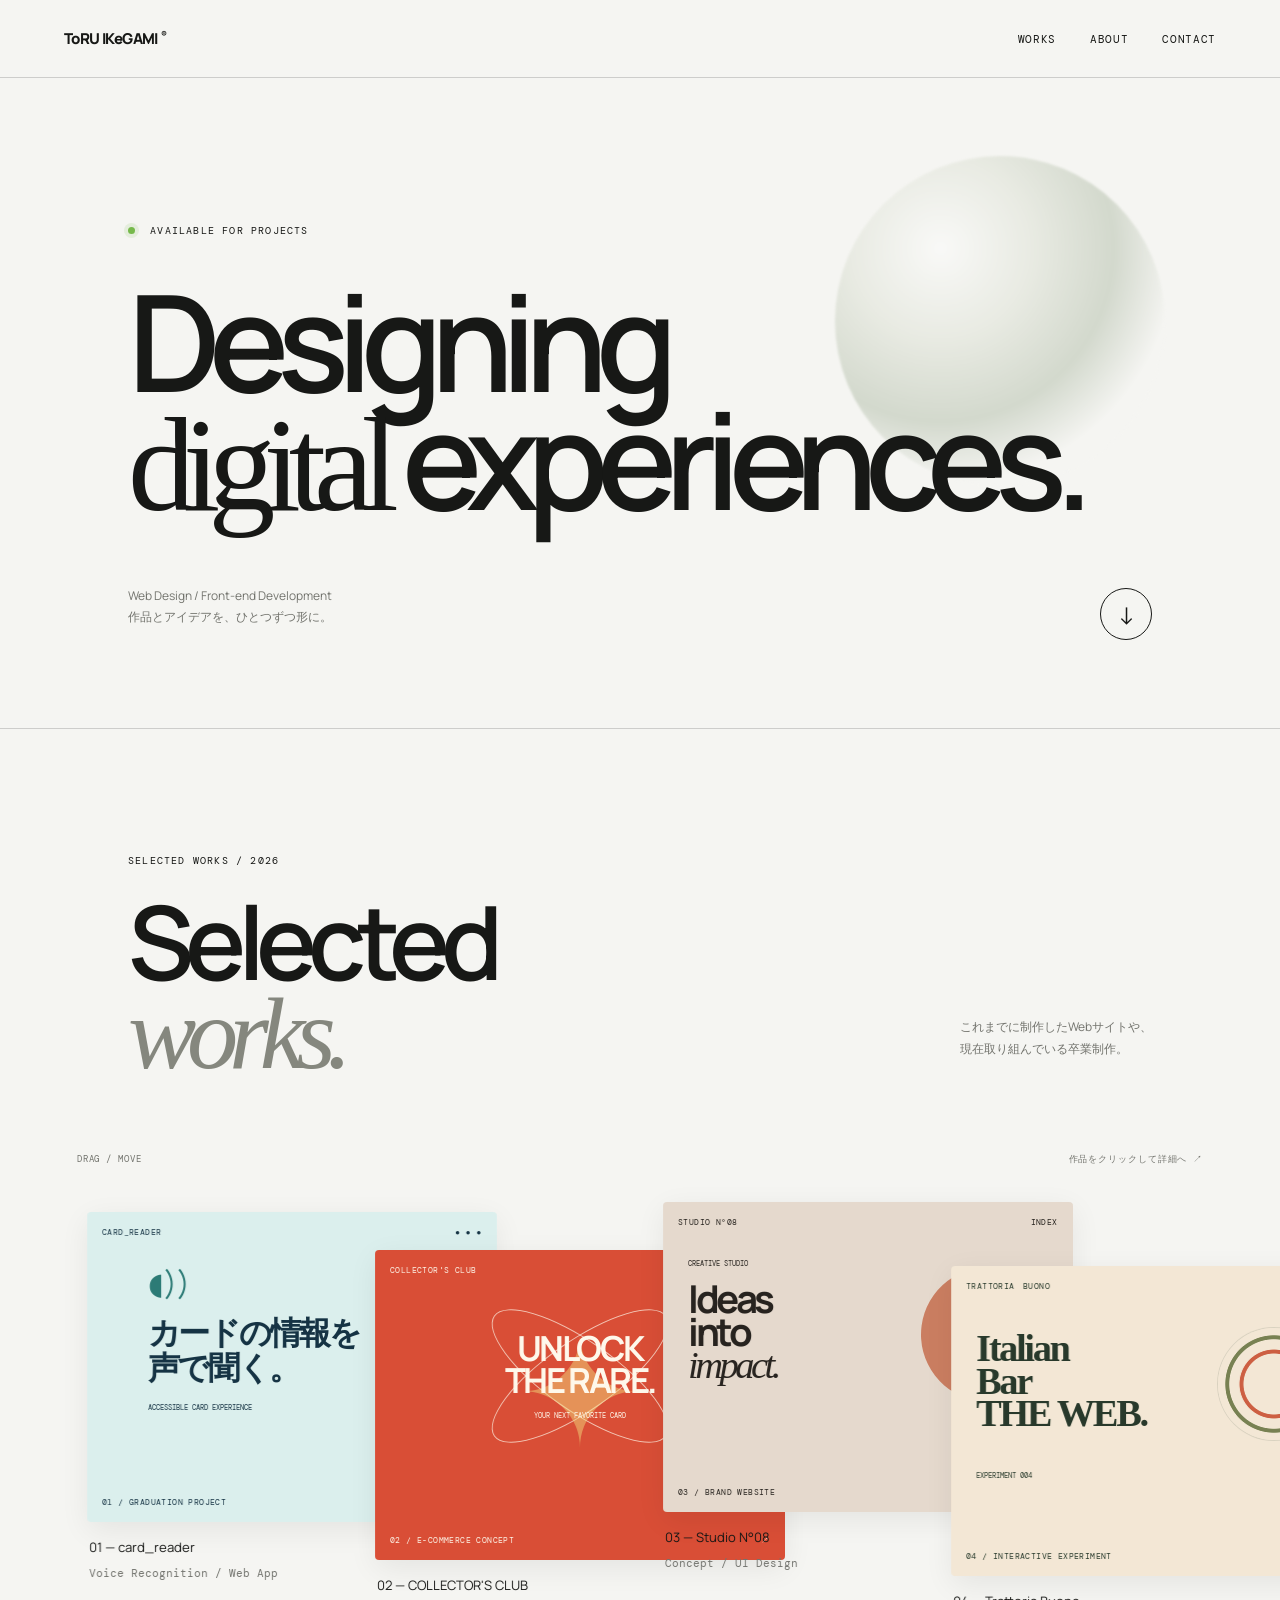
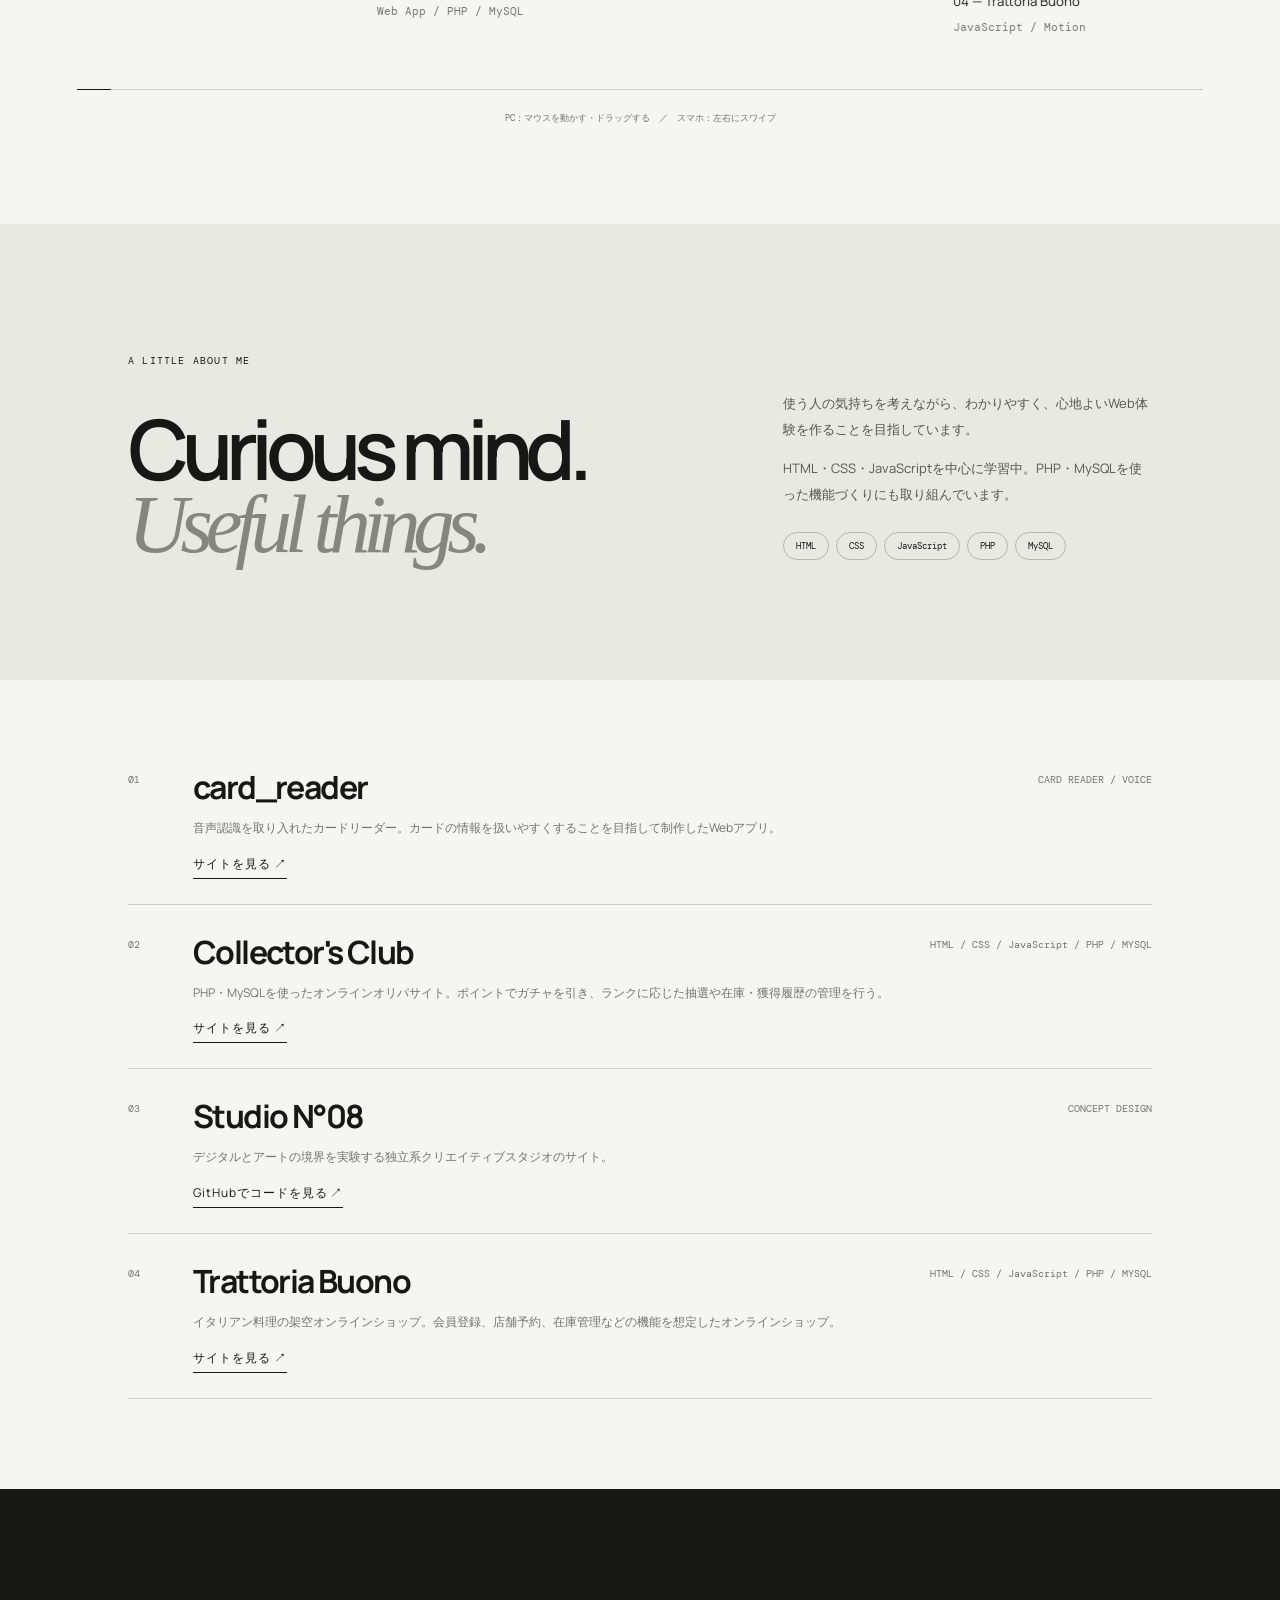
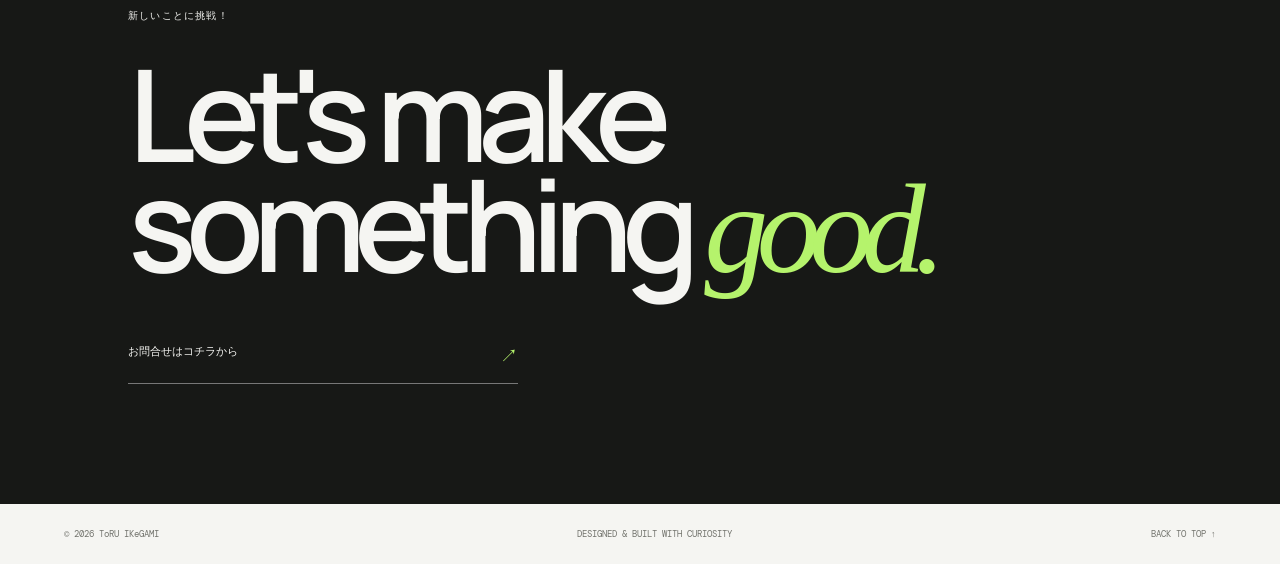
<file: index.html>
<!DOCTYPE html>
<html lang="ja">
<head>
  <meta charset="UTF-8">
  <meta name="viewport" content="width=device-width, initial-scale=1.0">
  <meta name="theme-color" content="#f5f5f2">
  <meta name="description" content="Webサイト制作・卒業制作を紹介するポートフォリオです。">
  <title>Portfolio — Creative Developer</title>
  <link rel="stylesheet" href="css/style.css">
  <script src="script.js" defer></script>
</head>
<body>
  <header class="site-header">
    <a class="brand" href="#top" aria-label="トップへ">ToRU IKeGAMI<span>®</span></a>
    <nav class="nav" aria-label="メインナビゲーション">
      <a href="#works">WORKS</a>
      <a href="#about">ABOUT</a>
      <a href="contact.html">CONTACT</a>
    </nav>
    <button class="menu-toggle" type="button" aria-label="メニューを開く" aria-expanded="false">MENU <span>＋</span></button>
  </header>

  <main id="top">
    <section class="hero" aria-labelledby="hero-title">
      <p class="eyebrow"><span class="status-dot"></span> AVAILABLE FOR PROJECTS</p>
      <h1 id="hero-title">Designing<br><span>digital</span> experiences.</h1>
      <div class="hero-bottom">
        <p>Web Design / Front-end Development<br>作品とアイデアを、ひとつずつ形に。</p>
        <a class="round-link" href="#works" aria-label="作品を見る">↓</a>
      </div>
      <div class="hero-orb" aria-hidden="true"></div>
    </section>

    <section class="works-section" id="works">
      <div class="section-heading">
        <div><p class="eyebrow">SELECTED WORKS / 2026</p><h2>Selected<br><em>works.</em></h2></div>
        <p class="section-note">これまでに制作したWebサイトや、<br>現在取り組んでいる卒業制作。</p>
      </div>

      <div class="gallery-wrap" id="galleryWrap">
        <div class="gallery-hint"><span>DRAG / MOVE</span><span>作品をクリックして詳細へ ↗</span></div>
        <div class="gallery" id="gallery" aria-label="制作実績ギャラリー">
          <a class="project project--one" href="#project-voice" data-depth="0.12">
            <div class="project-image image-voice">
              <div class="mock-top"><span>CARD_READER</span><span>● ● ●</span></div>
              <div class="voice-visual"><span class="sound-icon">◖))</span><strong>カードの情報を<br>声で聞く。</strong><small>ACCESSIBLE CARD EXPERIENCE</small></div>
              <div class="mock-footer"><span>01 / GRADUATION PROJECT</span><span>↗</span></div>
            </div>
            <div class="project-caption"><span>01 — card_reader</span><span>Voice Recognition / Web App</span></div>
          </a>

          <a class="project project--two" href="#project-oripa" data-depth="0.07">
            <div class="project-image image-oripa">
              <div class="mock-top"><span>COLLECTOR'S CLUB</span><span>MENU ☰</span></div>
              <div class="oripa-art"><span class="orbit orbit-a"></span><span class="orbit orbit-b"></span><span class="gem">✦</span><b>UNLOCK<br>THE RARE.</b><small>YOUR NEXT FAVORITE CARD</small></div>
              <div class="mock-footer"><span>02 / E-COMMERCE CONCEPT</span><span>↗</span></div>
            </div>
            <div class="project-caption"><span>02 — COLLECTOR'S CLUB</span><span>Web App / PHP / MySQL</span></div>
          </a>
          
          <a class="project project--three" href="#project-portfolio" data-depth="0.04">
            <div class="project-image image-studio">
              <div class="mock-top"><span>STUDIO N°08</span><span>INDEX</span></div>
              <div class="studio-art"><small>CREATIVE STUDIO</small><strong>Ideas<br>into<br><i>impact.</i></strong><span class="studio-shape"></span></div>
              <div class="mock-footer"><span>03 / BRAND WEBSITE</span><span>↗</span></div>
            </div>
            <div class="project-caption"><span>03 — Studio N°08</span><span>Concept / UI Design</span></div>
          </a>

          <a class="project project--four" href="#project-lab" data-depth="0.09">
            <div class="project-image image-lab">
              <div class="mock-top"><span>TRATTORIA　BUONO</span><span>2026</span></div>
              <div class="lab-art"><span class="lab-circle"></span><strong>Italian<br>Bar<br>THE WEB.</strong><small>EXPERIMENT 004</small></div>
              <div class="mock-footer"><span>04 / INTERACTIVE EXPERIMENT</span><span>↗</span></div>
            </div>
            <div class="project-caption"><span>04 — Trattoria Buono</span><span>JavaScript / Motion</span></div>
          </a></div>
        <div class="gallery-progress"><span id="progressBar"></span></div>
      </div>
      <p class="drag-note">PC：マウスを動かす・ドラッグする　／　スマホ：左右にスワイプ</p>
    </section>

    <section class="about-section" id="about">
      <p class="eyebrow">A LITTLE ABOUT ME</p>
      <div class="about-grid">
        <h2>Curious mind.<br><em>Useful things.</em></h2>
        <div class="about-copy">
          <p>使う人の気持ちを考えながら、わかりやすく、心地よいWeb体験を作ることを目指しています。</p>
          <p>HTML・CSS・JavaScriptを中心に学習中。PHP・MySQLを使った機能づくりにも取り組んでいます。</p>
          <div class="skills"><span>HTML</span><span>CSS</span><span>JavaScript</span><span>PHP</span><span>MySQL</span></div>
        </div>
      </div>
    </section>


    <section class="project-details" aria-label="作品詳細">

      <article class="detail-row" id="project-voice">
        <span>01</span>
        <div class="detail-info">
          <h3>card_reader</h3>
          <p>音声認識を取り入れたカードリーダー。カードの情報を扱いやすくすることを目指して制作したWebアプリ。</p>
          <a href="https://ikegami.site.je"
             class="detail-link"
             target="_blank"
             rel="noopener noreferrer">
            サイトを見る ↗
          </a>
        </div>
        <span class="detail-type">CARD READER / VOICE</span>
      </article>

      <article class="detail-row" id="project-oripa">
        <span>02</span>
        <div class="detail-info">
          <h3>Collector's Club</h3>
          <p>PHP・MySQLを使ったオンラインオリパサイト。ポイントでガチャを引き、ランクに応じた抽選や在庫・獲得履歴の管理を行う。</p>
          <a href="https://collectors-club.onrender.com/"
             class="detail-link"
             target="_blank"
             rel="noopener noreferrer">
            サイトを見る ↗
          </a>
        </div>
        <span class="detail-type">HTML / CSS / JavaScript / PHP / MYSQL</span>
      </article>

      <article class="detail-row" id="project-portfolio">
        <span>03</span>
        <div class="detail-info">
          <h3>Studio N°08</h3>
          <p>デジタルとアートの境界を実験する独立系クリエイティブスタジオのサイト。</p>

            <a href="https://wanderer0207.github.io/studio-no08/"
             class="detail-link"
             target="_blank"
             rel="noopener noreferrer">
            GitHubでコードを見る ↗
          </a>

        </div>
        <span class="detail-type">CONCEPT DESIGN</span>
      </article>

      <article class="detail-row" id="project-lab">
        <span>04</span>
        <div class="detail-info">
          <h3>Trattoria Buono</h3>
          <p>イタリアン料理の架空オンラインショップ。会員登録、店舗予約、在庫管理などの機能を想定したオンラインショップ。</p>
          <a href="https://www.linktolink.org/webom5/web_ouyou01/"
             class="detail-link"
             target="_blank"
             rel="noopener noreferrer">
            サイトを見る ↗
          </a>
        </div>
        <span class="detail-type">HTML / CSS / JavaScript / PHP / MYSQL</span>
      </article>

    </section>


    <section class="contact-section" id="contact">
      <p class="eyebrow">新しいことに挑戦！</p>
      <h2>Let's make<br>something <em>good.</em></h2>
      <a class="contact-link" href="mailto:wanderer0207@gmail.com">お問合せはコチラから <span>↗</span></a>
    </section>
  </main>

  <footer class="site-footer"><span>© 2026 ToRU IKeGAMI</span><span>DESIGNED & BUILT WITH CURIOSITY</span><a href="#top">BACK TO TOP ↑</a></footer>
</body>
</html>
</file>
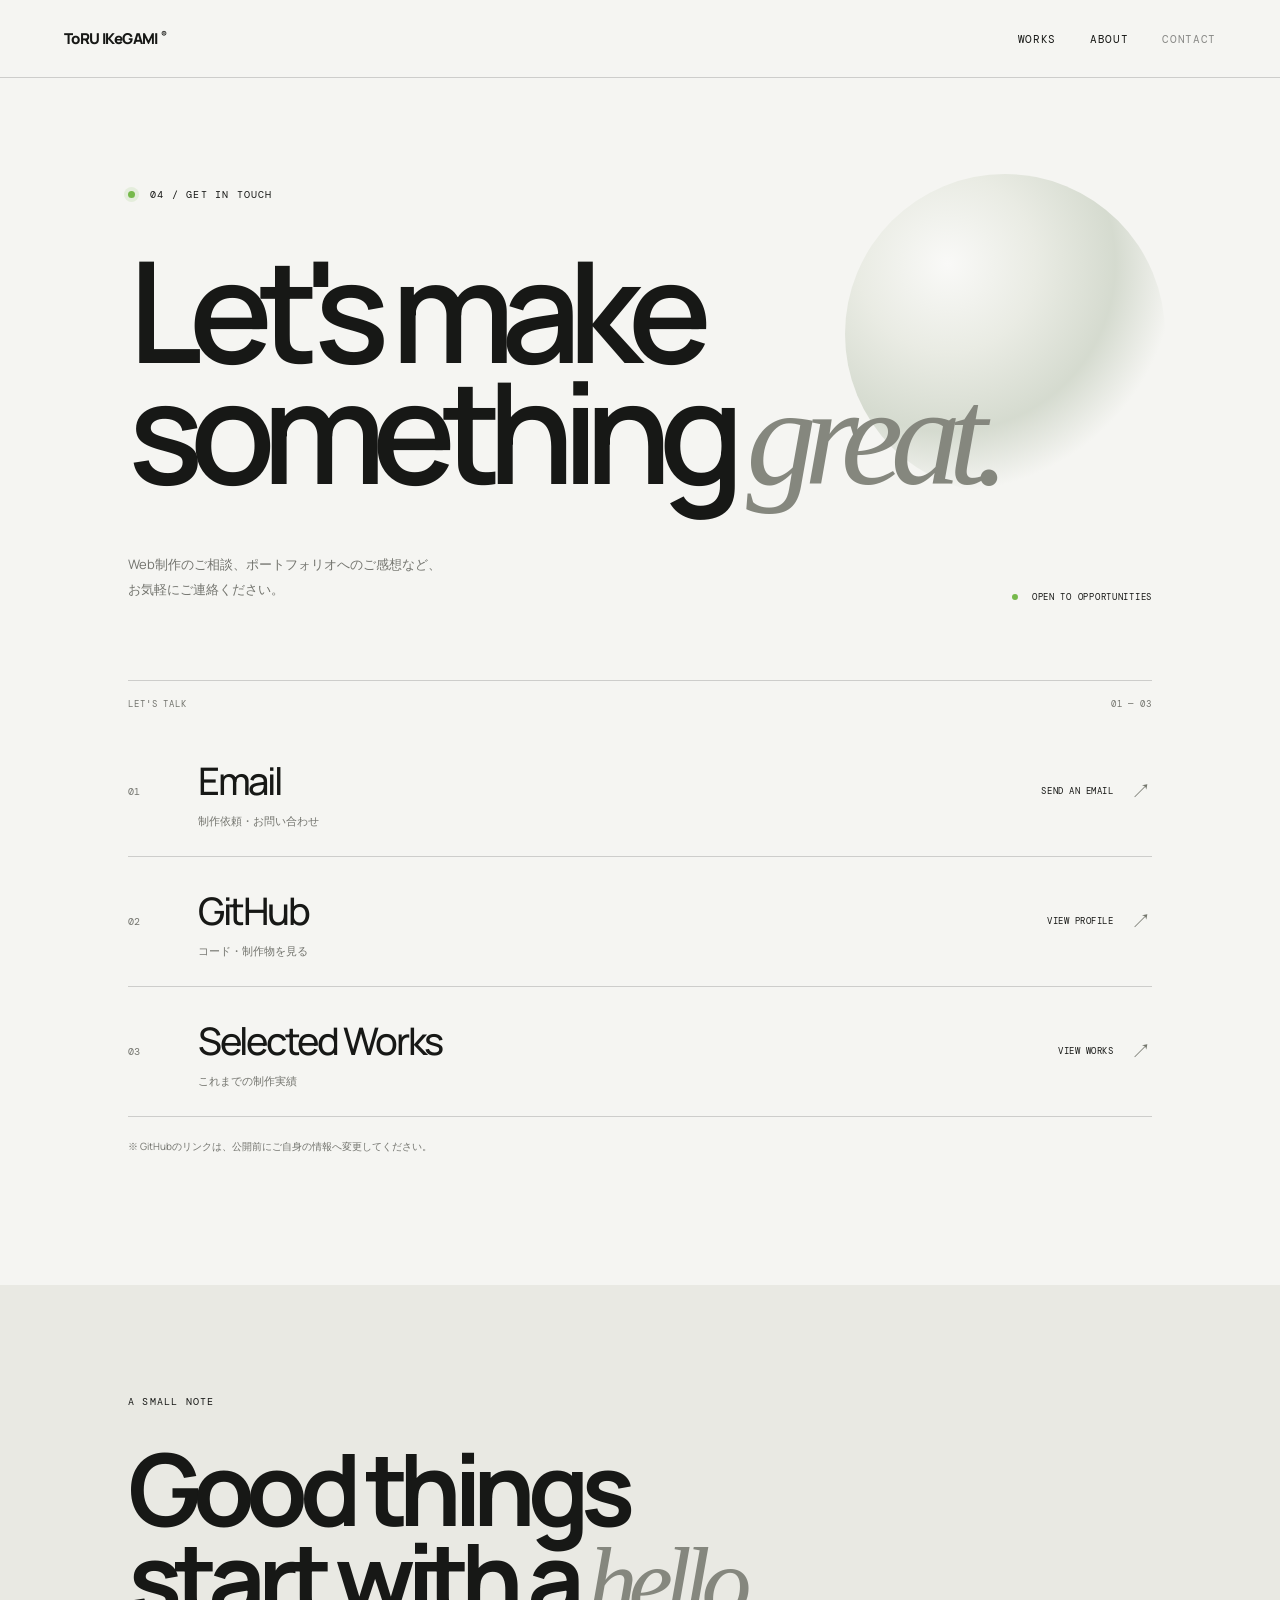
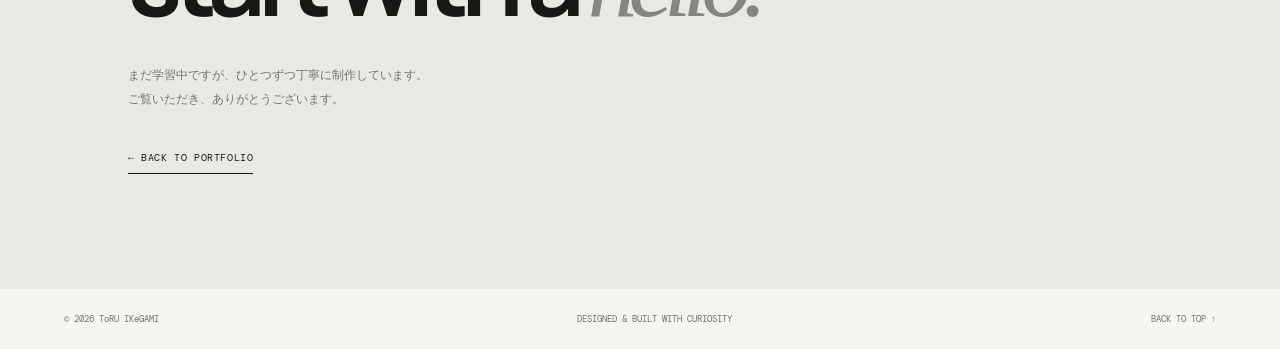
<file: contact.html>
<!DOCTYPE html>

<html lang="ja">
    
    <head>
        <meta charset="UTF-8">
        <meta name="viewport" content="width=device-width, initial-scale=1">
        <meta name="theme-color" content="#f5f5f2">
        
        <title>Contact — ToRU IKeGAMI</title>
        
        <link rel="stylesheet" href="css/contact.css">
        <script src="contact.js" defer></script>
    
    </head>
    
<body>
    
<header class="site-header">
    <a class="brand" href="index.html">ToRU IKeGAMI<span>®</span></a>
    
    <nav class="nav" id="siteNav">
        <a href="index.html#works">WORKS</a>
        <a href="index.html#about">ABOUT</a>
        <a class="active" href="contact.html" aria-current="page">CONTACT</a>
    </nav>
    
    <button class="menu-toggle" aria-controls="siteNav" aria-expanded="false">MENU ＋</button>
    
</header>
    
    
<main id="top">
    
    <section class="contact-hero">
        
        <p class="eyebrow"><span class="dot"></span> 04 / GET IN TOUCH</p>
        
        <h1>Let's make<br>something <em>great.</em></h1>
        
        <div class="intro-row">
            <p class="intro">Web制作のご相談、ポートフォリオへのご感想など、<br>
                お気軽にご連絡ください。</p>
            
            <span class="availability"><i></i> OPEN TO OPPORTUNITIES</span>
        
        </div>
        
        <div class="decorative-orb" aria-hidden="true"></div>
    
    </section>
    
    
    <section class="contact-content">
        <div class="section-label">
            <span>LET'S TALK</span>
            <span>01 — 03</span>
        </div>
        
        <a class="contact-option" href="mailto:wanderer0207@gmail.com">
            
            <span class="option-number">01</span>
            
            <span class="option-main">
                <strong>Email</strong>
                <small>制作依頼・お問い合わせ</small>
            </span>
            
            <span class="option-action">SEND AN EMAIL <b>↗</b></span>   
        </a>
        
        
        <a class="contact-option" href="https://github.com/" target="_blank" rel="noopener noreferrer">
            
            <span class="option-number">02</span>
            
            <span class="option-main">
                <strong>GitHub</strong>
                <small>コード・制作物を見る</small>
            </span>
            
            <span class="option-action">VIEW PROFILE <b>↗</b></span>
        </a>

        
        <a class="contact-option" href="index.html#works">
            
            <span class="option-number">03</span>
            <span class="option-main">
                <strong>Selected Works</strong>
                <small>これまでの制作実績</small>
            </span>
            
            <span class="option-action">VIEW WORKS <b>↗</b></span>
        </a>
        
        
    
        <p class="small-note">※ GitHubのリンクは、公開前にご自身の情報へ変更してください。</p>
    
    </section>
    

    
    <section class="message-section">
        <p class="eyebrow">A SMALL NOTE</p>
        
        <h2>Good things<br>
            start with a <em>hello.</em></h2>
        
        <p>まだ学習中ですが、ひとつずつ丁寧に制作しています。<br>
            ご覧いただき、ありがとうございます。</p>
        
        <a class="back-link" href="index.html">← BACK TO PORTFOLIO</a>
    
    </section>
    
    
</main>
    
    <footer class="site-footer">
        <span>© 2026 ToRU IKeGAMI</span>
        
        <span>DESIGNED & BUILT WITH CURIOSITY</span>
        <a href="#top" id="backToTop">BACK TO TOP ↑</a>
    </footer>
</body>

</html>
</file>
<file: css/style.css>
@import url('https://fonts.googleapis.com/css2?family=DM+Mono:wght@400;500&family=Manrope:wght@400;500;600;700;800&display=swap');

:root {
  --paper: #f5f5f2;
  --ink: #171816;
  --muted: #73746e;
  --line: rgba(23, 24, 22, .18);
  --accent: #b5f36c;
}
* { box-sizing: border-box; }

html {
  scroll-behavior: smooth;
  scroll-padding-top: 80px;
}

body {
  margin: 0;
  background: var(--paper);
  color: var(--ink);
  font-family: 'Manrope', 'Helvetica Neue', Arial, sans-serif;
  overflow-x: hidden;
}

a { 
  color: inherit;
  text-decoration: none;
}

button { 
  font: inherit;
}

.site-header {
  height: 78px; 
  padding: 0 5vw;
  display: flex;
  align-items: center;
  justify-content: space-between;
  border-bottom: 1px solid var(--line);
  position: relative; 
  z-index: 20;
}

.brand {
  font-size: 15px;
  font-weight: 800;
  letter-spacing: -.04em;
}

.brand span { 
  font-size: 9px;
  vertical-align: top;
  margin-left: 3px;
}


.nav { 
  display: flex;
  gap: 34px; 
}

.nav a, .menu-toggle {
  font: 11px 'DM Mono', monospace;
  letter-spacing: .06em; 
}

.nav a { 
  transition: opacity .2s;
}

.nav a:hover {
  opacity: .5;
}

.menu-toggle {
  display: none;
  border: 0;
  background: transparent;
}

.hero { 
  min-height: 650px;
  padding: 100px 10vw 52px;
  position: relative;
  overflow: hidden;
  display: flex;
  flex-direction: column;
  justify-content: center;
}

.eyebrow {
  font: 10px 'DM Mono', monospace;
  letter-spacing: .12em;
  text-transform: uppercase;
}

.status-dot {
  display: inline-block;
  width: 7px;
  height: 7px;
  background: #76b94b;
  border-radius: 50%;
  margin-right: 8px;
  box-shadow: 0 0 0 4px rgba(118,185,75,.13);
}

.hero h1 { 
  position: relative;
  z-index: 2;
  font-size: clamp(58px, 10.5vw, 150px);
  line-height: .88;
  letter-spacing: -.09em;
  margin: 35px 0 48px;
  font-weight: 600;
}

h1 span, h2 em {
  font-family: Georgia, serif;
  font-weight: 400;
  letter-spacing: -.09em;
}

.hero-bottom {
  display: flex;
  justify-content: space-between;
  align-items: end;
  position: relative;
  z-index: 2;
}

.hero-bottom p {
  font-size: 12px;
  line-height: 1.8;
  color: var(--muted);
}

.round-link { 
  width: 52px;
  height: 52px;
  border: 1px solid var(--ink);
  border-radius: 50%;
  display: grid;
  place-items: center;
  font-size: 24px;
  transition: background .25s, color .25s, transform .25s;
}

.round-link:hover {
  background: var(--ink);
  color: white;
  transform: translateY(4px);
}

.hero-orb {
  position: absolute;
  width: 330px;
  height: 330px;
  right: 9%;
  top: 12%;
  border-radius: 50%;
  background: radial-gradient(circle at 32% 28%, #fff 0, #d8ddce 28%, #a5b39b 53%, #f5f5f2 72%);
  filter: blur(1px);
  opacity: .42;
  animation: orbFloat 9s ease-in-out infinite;
}

@keyframes orbFloat {0%,100% { transform: translate(0,0) rotate(0); }
  50% { transform: translate(-20px,18px) rotate(8deg); }
}

.works-section {
  padding: 115px 0 90px;
  border-top: 1px solid var(--line);
}


.section-heading {
  padding: 0 10vw;
  display: flex;
  justify-content: space-between;
  align-items: end;
}

.section-heading h2, .about-grid h2, .contact-section h2 { 
  font-size: clamp(56px, 8vw, 110px);
  letter-spacing: -.085em;
  line-height: .86;
  font-weight: 600;
  margin: 30px 0 0;
}


.section-heading h2 em, .about-grid h2 em, .contact-section h2 em {
  color: #85877e;
}


.section-note {
  color: var(--muted);
  font-size: 12px;
  line-height: 1.9;
  padding-bottom: 5px;
}


.gallery-wrap {
  margin-top: 75px;
  padding: 0 5vw;
  perspective: 1300px;
  overflow: hidden;
  cursor: grab;
  touch-action: pan-y;
}


.gallery-wrap.is-dragging {
  cursor: grabbing;
}

.gallery-hint { 
  display: flex;
  justify-content: space-between;
  font: 9px 'DM Mono', monospace;
  letter-spacing: .1em;
  color: var(--muted);
  margin: 0 1vw 18px;
}

.gallery {
  height: 440px;
  position: relative;
  transform-style: preserve-3d;
  will-change: transform;
}


.project {
  position: absolute;
  top: 28px;
  width: clamp(220px, 27vw, 370px);
  display: block;
  transform-style: preserve-3d;
  transition: filter .25s;
  will-change: transform;
}


.project:hover {
  z-index: 10;
  filter: drop-shadow(0 20px 24px rgba(0,0,0,.12));
}

.project--one {
  left: 2%;
}

.project--two {
  left: 27%; 
  top: 66px;
}


.project--three {
  left: 52%;
  top: 18px;
}


.project--four { 
  left: 77%;
  top: 82px;
}


.project-image { 
  height: 270px;
  border-radius: 4px;
  overflow: hidden;
  position: relative;
  padding: 15px;
  box-shadow: 0 8px 30px rgba(0,0,0,.07);
}


.project-cover { 
  position: absolute;
  inset: 0;
  width: 100%;
  height: 100%;
  object-fit: cover;
}


.project-image:has(.project-cover)::after {
  position: absolute;
  inset: 0;
  z-index: 1;
  content: "";
  background: linear-gradient(180deg, rgba(0,0,0,.52), transparent 28%, transparent 72%, rgba(0,0,0,.68));
  pointer-events: none;
}

.image-voice .project-cover {
  display: none;
}

.image-voice:has(.project-cover)::after {
  display: none;
}

.image-voice .voice-visual,
.image-oripa .oripa-art {
  display: flex;
}


.mock-top, .mock-footer {
  display: flex;
  justify-content: space-between;
  font: 8px 'DM Mono', monospace;
  letter-spacing: .05em;
  position: relative;
  z-index: 2;
}

.mock-footer {
  position: absolute;
  bottom: 14px;
  left: 15px;
  right: 15px;
}


.image-voice {
  background: #d9f0ed;
  color: #123447;
}


.voice-visual {
  height: 200px;
  display: flex;
  flex-direction: column;
  justify-content: center;
  align-items: flex-start;
  padding-left: 12%;
  position: relative;
}

.voice-visual strong {
  font-size: clamp(22px, 2.5vw, 34px);
  line-height: 1.08;
  letter-spacing: -.07em;
}

.voice-visual small {
  font: 7px 'DM Mono', monospace;
  margin-top: 18px;
}


.sound-icon {
  font-size: 30px;
  color: #247d78;
  margin-bottom: 12px;
}

.image-oripa {
  background: #e84a2f;
  color: #fff8e9;
}

.oripa-art { 
  height: 200px;
  position: relative;
  display: flex;
  flex-direction: column;
  justify-content: center;
  align-items: center;
  overflow: hidden;
}

.oripa-art b {
  z-index: 2;
  text-align: center;
  font-size: clamp(24px, 2.7vw, 38px);
  line-height: .9; 
  letter-spacing: -.07em;
}

.oripa-art small {
  z-index: 2; 
  font: 7px 'DM Mono', monospace; 
  margin-top: 16px; 
}

.gem { 
  position: absolute; 
  color: #f5d66e; 
  font-size: 150px;
  opacity: .5; 
  top: 10px; 
}

.orbit { 
  position: absolute;
  border: 1px solid rgba(255,248,233,.7); 
  border-radius: 50%;
  width: 210px; 
  height: 70px; 
  transform: rotate(-35deg); 
}

.orbit-b {
  transform: rotate(35deg); 
}

.image-studio {
  background: #e6d9cb;
  color: #28231e;
}

.studio-art { 
  height: 200px; 
  padding: 22px 10px;
  position: relative; 
}

.studio-art small { 
  font: 7px 'DM Mono', monospace; 
}

.studio-art strong { 
  display: block; 
  font-size: clamp(29px, 3vw, 42px); 
  line-height: .85; 
  letter-spacing: -.09em; 
  margin-top: 12px;
  position: relative; 
  z-index: 2;
}

.studio-art i { 
  font-family: Georgia, serif; 
  font-weight: 400;
}

.studio-shape {
  position: absolute; 
  width: 135px;
  height: 135px;
  border-radius: 50% 50% 8% 50%; 
  background: #d16d48; 
  right: 2px; 
  top: 40px; 
  transform: rotate(30deg);
  opacity: .85; 
}


.image-lab {
  background: #f4e7d2;
  color: #263a2a;
}


.lab-art {
  height: 200px;
  padding: 22px 10px; 
  position: relative;

}


.lab-art strong {
  font-size: clamp(26px, 3vw, 40px);
  line-height: .85; 
  letter-spacing: -.08em; 
  position: relative;
  z-index: 2;
  display: block;
  margin-top: 18px;

}


.lab-art small { 
  font: 7px 'DM Mono', monospace;
  position: absolute;
  bottom: 12px;

}


.lab-circle {
  width: 112px;
  height: 112px;
  border-radius: 50%;
  position: absolute;
  right: 16px;
  top: 36px;
  background: radial-gradient(circle, #f4e7d2 0 38%, #d95c3b 39% 43%, #f4e7d2 44% 56%, #77824c 57% 61%, #f4e7d2 62%);
  box-shadow: 0 0 0 1px rgba(38,58,42,.12);
}


.project-caption { 
  display: flex;
  flex-direction: column; 
  gap: 5px;
  padding: 13px 2px;
  font-size: 10px; 
}


.project-caption span:last-child { 
  color: var(--muted); 
  font: 9px 'DM Mono', monospace;
}


.gallery-progress {
  height: 1px; 
  background: var(--line); 
  margin: 5px 1vw 0; 

}


.gallery-progress span { 
  display: block;
  width: 25%; 
  height: 2px;
  background: var(--ink); 
  transform-origin: left;
}

.drag-note { 
  text-align: center;
  font: 9px 'DM Mono', monospace; 
  color: var(--muted);
  margin-top: 22px;
}


.about-section { 
  padding: 120px 10vw; 
  background: #e9e9e3;
}


.about-grid {
  display: grid; 
  grid-template-columns: 1.2fr .8fr;
  gap: 8vw; 
  align-items: end;
}


.about-grid h2 { 
  font-size: clamp(48px, 6.5vw, 90px);
  margin-top: 35px; 
}


.about-copy { 
  max-width: 420px;
  font-size: 13px; 
  line-height: 2; 
  color: #55574f; 
}


.skills { 
  display: flex; 
  flex-wrap: wrap;
  gap: 7px; 
  margin-top: 25px;
}


.skills span { 
  border: 1px solid #b5b7ac; 
  border-radius: 30px;
  padding: 7px 12px; 
  font: 9px 'DM Mono', monospace;
  color: var(--ink);
}


.project-details {
  padding: 60px 10vw 90px;
}


.detail-row {
  display: grid; 
  grid-template-columns: 45px 1fr auto; 
  gap: 20px; 
  padding: 25px 0;
  border-bottom: 1px solid var(--line);
  scroll-margin-top: 100px; 
}


.detail-row > span { 
  font: 10px 'DM Mono', monospace; 
  color: var(--muted);
  padding-top: 8px; 
}


.detail-row h3 { 
  margin: 0; 
  font-size: clamp(20px, 3vw, 32px);
  letter-spacing: -.05em; 
}


.detail-row p {
  margin: 8px 0 0;
  color: var(--muted); 
  font-size: 12px; 
  line-height: 1.8;
}

.detail-type { 
  font: 9px 'DM Mono', monospace;
}

.contact-section { 
  padding: 110px 10vw 120px; 
  background: #171816;
  color: #f5f5f2;
}

.contact-section h2 {
  font-size: clamp(60px, 10vw, 135px);
  margin: 35px 0 45px; 
}

.contact-section h2 em {
  color: var(--accent);
}

.contact-link { 
  display: flex;
  justify-content: space-between; 
  max-width: 390px; 
  border-bottom: 1px solid #777; 
  padding: 15px 0; 
  font: 11px 'DM Mono', monospace;
}

.contact-link span { 
  color: var(--accent);
  font-size: 18px;
}

.site-footer {
  padding: 24px 5vw; 
  display: flex;
  justify-content: space-between; 
  gap: 20px; 
  font: 9px 'DM Mono', monospace; 
  color: var(--muted); 
}


@media (max-width: 700px) {
  
  .site-header {
    height: 66px;
    padding: 0 6vw; 
  }
  
  .nav { 
    display: none;
    position: absolute; 
    top: 65px;
    left: 0; 
    right: 0;
    background: var(--paper); 
    padding: 24px 6vw;
    border-bottom: 1px solid var(--line);
    flex-direction: column; 
    gap: 20px; 
  }
  
  .nav.is-open { 
    display: flex; 
  }
  
  .menu-toggle {
    display: block;
  }
  
  .hero { min-height: 580px;
    padding: 90px 7vw 35px; 
  }
  
  .hero h1 { 
    font-size: clamp(54px, 15vw, 92px);
    margin: 42px 0;
  }
  
  .hero-orb { 
    width: 220px;
    height: 220px; 
    top: 20%; 
    right: -8%; 
    opacity: .35;
  }
  
  .section-heading { 
    padding: 0 7vw; 
    display: block;
  }
  
  .section-heading h2 {
    font-size: 68px;
  }
  
  
  .section-note { 
    margin-top: 28px;
  }
  
  
  .gallery-wrap { 
    padding: 0 7vw;
    margin-top: 50px;
    overflow: hidden;
  }
  
  
  .gallery {
    height: 390px;
    width: 100%;
  }
  
  
  .project { 
    width: 74vw; 
    top: 35px;
  }
  
  
  .project--one {
    left: 0;
  }
  
  
  .project--two { 
    left: 88%; 
    top: 60px;
  }
  
  
  .project--three {
    left: 176%;
    top: 25px;
  }
  
  
  .project--four {
    left: 264%;
    top: 72px;
  }
  
  
  .project-image {
    height: 245px;
  }
  
  
  .voice-visual,
  .oripa-art,
  .studio-art,
  .lab-art {
    height: 175px;
  }
  
  
  .drag-note {
    padding: 0 7vw;
    line-height: 1.8;
  }
  
  .about-section {
    padding: 85px 7vw;
  }
  
  
  .about-grid {
    grid-template-columns: 1fr;
    gap: 35px;
  }
  
  .about-grid h2 {
    font-size: 58px;
  }
  
  
  .project-details {
    padding: 40px 7vw 70px;
  }
  
  
  .detail-row {
    grid-template-columns: 28px 1fr;
    gap: 12px;
  }
  
  
  .detail-type {
    grid-column: 2;
  }
  
  
  .contact-section {
    padding: 85px 7vw;
  }
  
  .contact-section h2 {
    font-size: clamp(57px, 14vw, 90px);
  }
  
  .site-footer {
    flex-wrap: wrap;
    padding: 22px 7vw;
    line-height: 1.7;
  }
}

@media (prefers-reduced-motion: reduce) {
  *, *::before, *::after { scroll-behavior: auto !important; animation-duration: .01ms !important; transition-duration: .01ms !important; }
}




/* Trattoria Buono：レストランらしいトマト × クリーム × オリーブ */
.image-lab .lab-art::after {
  content: "✦";
  position: absolute;
  right: 22px;
  bottom: 14px;
  color: #d95c3b;
  font-size: 28px;
  line-height: 1;
}

.image-lab .lab-art::before {
  content: "";
  position: absolute;
  width: 5px;
  height: 100px;
  right: 7px;
  top: 36px;
  border-radius: 4px;
  background: #77824c;
  box-shadow: -7px 0 0 -1px #77824c, 7px 0 0 -1px #77824c;
  opacity: .9;
}

.image-lab .lab-art strong {
  max-width: 78%;
  font-family: Georgia, serif;
  letter-spacing: -.06em;
}

/* ========================================
   WORKS ギャラリー改善
   既存デザインを残して見やすくする
======================================== */

/* PC：作品を少し大きく */
.project {
  width: clamp(280px, 32vw, 420px);
}

.gallery {
  height: 500px;
}

.project-image {
  height: 310px;
}

.project-caption {
  gap: 7px;
  padding: 15px 2px;
  font-size: 13px;
  line-height: 1.6;
}

.project-caption span:last-child {
  font-size: 11px;
  line-height: 1.6;
}

/* スマホ */
@media (max-width: 700px) {
  .gallery-wrap {
    padding: 0 6vw;
    margin-top: 35px;
    touch-action: pan-y;
  }

  .gallery {
    height: 440px;
    width: 100%;
  }

  /* 作品を1枚ずつ見やすく配置 */
  .project {
    width: 84vw;
    top: 20px;
  }

  .project--one {
    left: 0;
  }

  .project--two {
    left: 100%;
    top: 20px;
  }

  .project--three {
    left: 200%;
    top: 20px;
  }

  .project--four {
    left: 300%;
    top: 20px;
  }

  .project-image {
    height: 270px;
    padding: 12px;
    border-radius: 6px;
  }

  .voice-visual,
  .oripa-art,
  .studio-art,
  .lab-art {
    height: 205px;
  }

  .project-caption {
    padding: 14px 2px;
    gap: 7px;
    font-size: 14px;
  }

  .project-caption span:last-child {
    font-size: 11px;
  }

  .mock-top,
  .mock-footer {
    font-size: 9px;
  }

  .gallery-hint {
    font-size: 10px;
    line-height: 1.8;
  }

  .drag-note {
    font-size: 11px;
    line-height: 1.9;
    margin-top: 15px;
  }
}

/* 動きを控えたい設定を尊重 */
@media (prefers-reduced-motion: reduce) {
  .project {
    transition: none;
  }
}



/* 作品詳細へのリンク */
.detail-info {
  display: flex;
  flex-direction: column;
  align-items: flex-start;
}

.detail-link {
  display: inline-flex;
  align-items: center;
  gap: 8px;
  margin-top: 16px;
  padding-bottom: 5px;
  border-bottom: 1px solid var(--ink);
  color: var(--ink);
  font-size: 12px;
  letter-spacing: 0.08em;
  text-decoration: none;
  transition: opacity 0.25s ease;
}

.detail-link:hover {
  opacity: 0.5;
}

.detail-link:focus-visible {
  outline: 2px solid var(--ink);
  outline-offset: 5px;
}

@media (max-width: 700px) {
  .detail-link {
    margin-top: 12px;
    font-size: 13px;
    padding: 8px 0;
  }
}
</file>
<file: css/contact.css>
@import url('https://fonts.googleapis.com/css2?family=DM+Mono:wght@400;500&family=Manrope:wght@400;500;600;700;800&display=swap');


:root{
    --paper:#f5f5f2;--ink:#171816;--muted:#73746e;--line:rgba(23,24,22,.18);--accent:#b5f36c
}

*{
    box-sizing:border-box
}

html{
    scroll-behavior:smooth
}

body{
    margin:0;
    background:var(--paper);
    color:var(--ink);
    font-family:Manrope,"Helvetica Neue",Arial,sans-serif;
    overflow-x:hidden
}

a{
    color:inherit;
    text-decoration:none
}

.site-header{
    height:78px;
    padding:0 5vw;
    display:flex;
    align-items:center;
    justify-content:space-between;
    border-bottom:1px solid var(--line);
    position:relative;
    z-index:10
}

.brand{
    font-size:15px;
    font-weight:800;
    letter-spacing:-.04em
}

.brand span{
    font-size:9px;
    vertical-align:top;
    margin-left:3px
}

.nav{
    display:flex;
    gap:34px
}

.nav a,.menu-toggle{
    font:11px 'DM Mono',monospace;
    letter-spacing:.06em
}

.nav a{
    transition:opacity .2s
}

.nav a:hover,.nav a.active{
    opacity:.48
}

.menu-toggle{
    display:none;
    background:none;
    border:0;
    color:var(--ink)
}


.eyebrow{
    font:10px 'DM Mono',monospace;
    letter-spacing:.12em;
    text-transform:uppercase;
    position:relative;
    z-index:1
}

.dot{
    display:inline-block;
    width:7px;
    height:7px;
    border-radius:50%;
    background:#76b94b;
    margin-right:8px;
    box-shadow:0 0 0 4px #76b94b22
}

.contact-hero{
    min-height:600px;
    padding:100px 10vw 65px;
    position:relative;
    overflow:hidden;
    display:flex;
    flex-direction:column;
    justify-content:center
}

h1{
    position:relative;
    z-index:1;
    font-size:clamp(62px,11vw,150px);
    line-height:.86;
    letter-spacing:-.095em;
    font-weight:600;
    margin:38px 0 42px
}

h1 em,h2 em{
    font-family:Georgia,serif;
    font-weight:400;
    letter-spacing:-.09em;
    color:#85877e
}

.intro-row{
    display:flex;
    align-items:end;
    justify-content:space-between;
    gap:24px;
    position:relative;
    z-index:1
}

.intro{
    font-size:13px;
    line-height:1.9;
    color:var(--muted)
}

.availability{
    font:9px 'DM Mono',monospace;
    letter-spacing:.08em;
    white-space:nowrap;
    padding-bottom:12px
}

.availability i{
    display:inline-block;
    width:6px;
    height:6px;
    background:#76b94b;
    border-radius:50%;
    margin-right:8px
}

.decorative-orb{
    position:absolute;
    width:320px;
    height:320px;
    right:9%;
    top:16%;
    border-radius:50%;
    background:radial-gradient(circle at 32% 28%,#fff 0,#d8ddce 28%,#a5b39b 53%,#f5f5f2 72%);
    opacity:.4;
    animation:float 9s ease-in-out infinite
}

@keyframes float{0%,100%{transform:translate(0,0)}50%{transform:translate(-18px,18px) rotate(8deg)}}

.contact-content{
    padding:0 10vw 120px
}

.section-label{
    display:flex;
    justify-content:space-between;
    padding:17px 0;
    border-top:1px solid var(--line);
    font:9px 'DM Mono',monospace;
    letter-spacing:.1em;
    color:var(--muted)
}

.contact-option{
    display:grid;
    grid-template-columns:50px 1fr auto;
    gap:20px;
    align-items:center;
    padding:27px 0;
    border-bottom:1px solid var(--line);
    transition:padding .25s
}

.contact-option:hover{
    padding-left:12px;
    padding-right:12px
}

.option-number{
    font:10px 'DM Mono',monospace;
    color:var(--muted)
}

.option-main{
    display:flex;
    flex-direction:column;
    gap:7px
}

.option-main strong{
    font-size:clamp(23px,3.5vw,38px);
    font-weight:500;
    letter-spacing:-.06em
}

.option-main small{
    font-size:11px;
    color:var(--muted)
}

.option-action{
    font:9px 'DM Mono',monospace;
    letter-spacing:.06em;
    display:flex;
    align-items:center;
    gap:18px
}

.option-action b{
    font-size:20px;
    color:#74766d;
    font-weight:400;
    transition:transform .2s
}

.contact-option:hover .option-action b{
    transform:translate(3px,-3px)
}

.small-note{
    font-size:10px;
    color:var(--muted);
    line-height:1.8;
    margin-top:20px
}


.message-section{
    padding:100px 10vw 115px;
    background:#e9e9e3
}

.message-section h2{
    font-size:clamp(48px,8vw,100px);
    line-height:.9;
    letter-spacing:-.085em;
    margin:35px 0
}

.message-section>p:not(.eyebrow){
    font-size:12px;
    line-height:2;
    color:var(--muted)
}

.back-link{
    display:inline-block;
    margin-top:28px;
    padding-bottom:9px;
    border-bottom:1px solid var(--ink);
    font:10px 'DM Mono',monospace;
    letter-spacing:.06em
}

.back-link:hover{
    opacity:.55
}

.site-footer{
    padding:24px 5vw;
    display:flex;
    justify-content:space-between;
    gap:20px;
    font:9px 'DM Mono',monospace;
    color:var(--muted)
}


@media(max-width:700px){
    .site-header{
        height:66px;
        padding:0 6vw
    }
    
    .menu-toggle{
        display:block
    }
    
    .nav{
        display:none;
        position:absolute;
        top:65px;
        left:0;
        right:0;
        background:var(--paper);
        padding:24px 6vw;
        border-bottom:1px solid var(--line);
        flex-direction:column;
        gap:20px
    }
    
    .nav.is-open{
        display:flex
    }
    
    .contact-hero{
        min-height:560px;
        padding:85px 7vw 45px
    }
    
    h1{
        font-size:clamp(55px,14vw,90px);
        margin:42px 0
    }
    
    .decorative-orb{
        width:220px;
        height:220px;
        top:22%;
        right:-10%;
        opacity:.32
    }
    
    .intro-row{
        align-items:flex-start;
        flex-direction:column;
        gap:10px
    }
    
    .intro{
        font-size:12px
    }
    
    .availability{
        padding-bottom:0
    }
    
    .contact-content{
        padding:0 7vw 85px
    }
    
    .contact-option{
        grid-template-columns:28px 1fr;
        gap:12px;
        padding:22px 0
    }
    
    .option-action{
        grid-column:2;
        justify-content:space-between;
        margin-top:5px
    }
    
    .message-section{
        padding:80px 7vw
    }
    
    .message-section h2{
        font-size:clamp(48px,12vw,72px)
    }
    
    .site-footer{
        flex-wrap:wrap;
        padding:22px 7vw;
        line-height:1.8
    }
}

@media(prefers-reduced-motion:reduce){*,*::before,*::after{
        scroll-behavior:auto!important;
        animation-duration:.01ms!important;
        transition-duration:.01ms!important
    }
}
</file>
